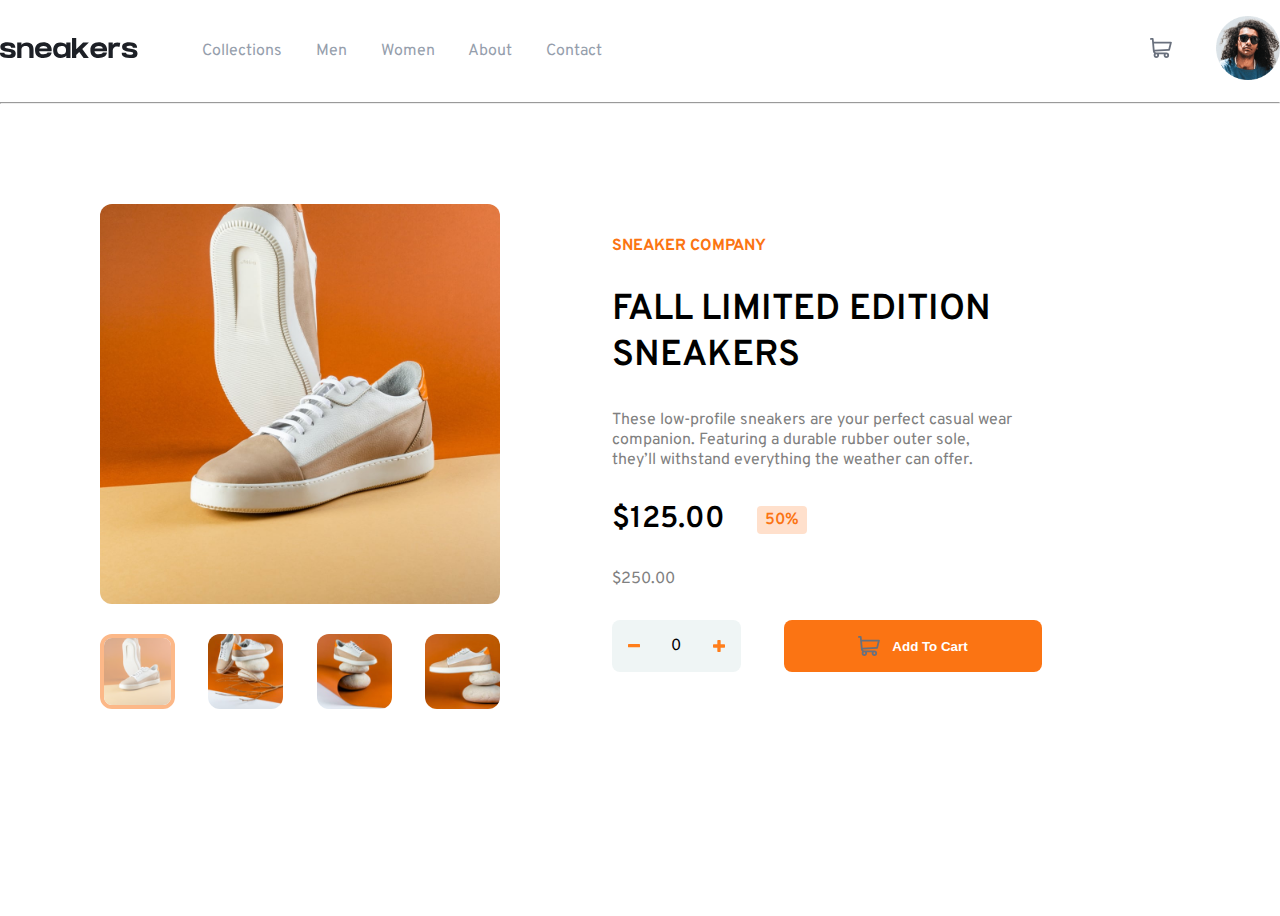
<file: ecommerce-product-page-main/index.html>
<!DOCTYPE html>
<html lang="en">
<head>
  <meta charset="UTF-8">
  <meta name="viewport" content="width=device-width, initial-scale=1.0"> 
  <link rel="preconnect" href="https://fonts.googleapis.com">
  <link rel="preconnect" href="https://fonts.gstatic.com" crossorigin>
  <link href="https://fonts.googleapis.com/css2?family=Overpass:wght@400;700&display=swap" rel="stylesheet">
  <link rel="stylesheet" href="style.css">
  <title>Frontend Mentor | E-commerce product page</title>

</head>
<body>

  <div class="container">
    <header>
      <div class="logo">
        <img src="./images/logo.svg" alt="logo">
      </div>
      <nav class="navbar">
        <a href="#">Collections</a>
        <a href="#">Men</a>
        <a href="#">Women</a>
        <a href="#">About</a>
        <a href="#">Contact</a>
      </nav>
      <div class="header-right-side">
        <div class="basket">
          <img src="./images/icon-cart.svg" alt="">
        </div>
        <div class="avatar">
          <img src="./images/image-avatar.png" alt="">
        </div>
      </div>
    </header>
    <hr>
    <section class="main">
      <div class="photos">
        <div class="main-picture">
          <img src="./images/image-product-1.jpg" alt="">
        </div>
        <div class="mini-pictures">
          <div class="mini-picture picture-1">
            <img src="./images/image-product-1-thumbnail.jpg" alt="">
          </div>
          <div class="mini-picture picture-2">
            <img src="./images/image-product-2-thumbnail.jpg" alt="">
          </div>
          <div class="mini-picture picture-3">
            <img src="./images/image-product-3-thumbnail.jpg" alt="">
          </div>
          <div class="mini-picture picture-4">
            <img src="./images/image-product-4-thumbnail.jpg" alt="">
          </div>
        </div>
      </div>
      <div class="details">
        <div class="sneaker-company">
          <p>sneaker company</p>
        </div>
        <div class="title">
          fall limited edition sneakers
        </div>
        <div class="explanation">
          These low-profile sneakers are your perfect casual wear companion. Featuring a 
          durable rubber outer sole, they’ll withstand everything the weather can offer.
        </div>
        <div class="going-price">
          <p class="price">$125.00</p>
          <p class="discount">50%</p>
        </div>
        <div class="previous-price">
          <p>$250.00</p>
        </div>
        <div class="details-bottom">
          <div class="count">
            <img src="./images/icon-minus.svg" alt="">
            <p>0</p>
            <img src="./images/icon-plus.svg" alt="">
          </div>
          <button class="add-to-cart">
            <img src="./images/icon-cart.svg" alt="">
            <p>Add To Cart</p>
          </button>
        </div>
      </div>
    </section>
  </div>

  <!-- 
  
  
  $250.00

  0
  Add to cart -->
  
  
</body>
</html>
</file>
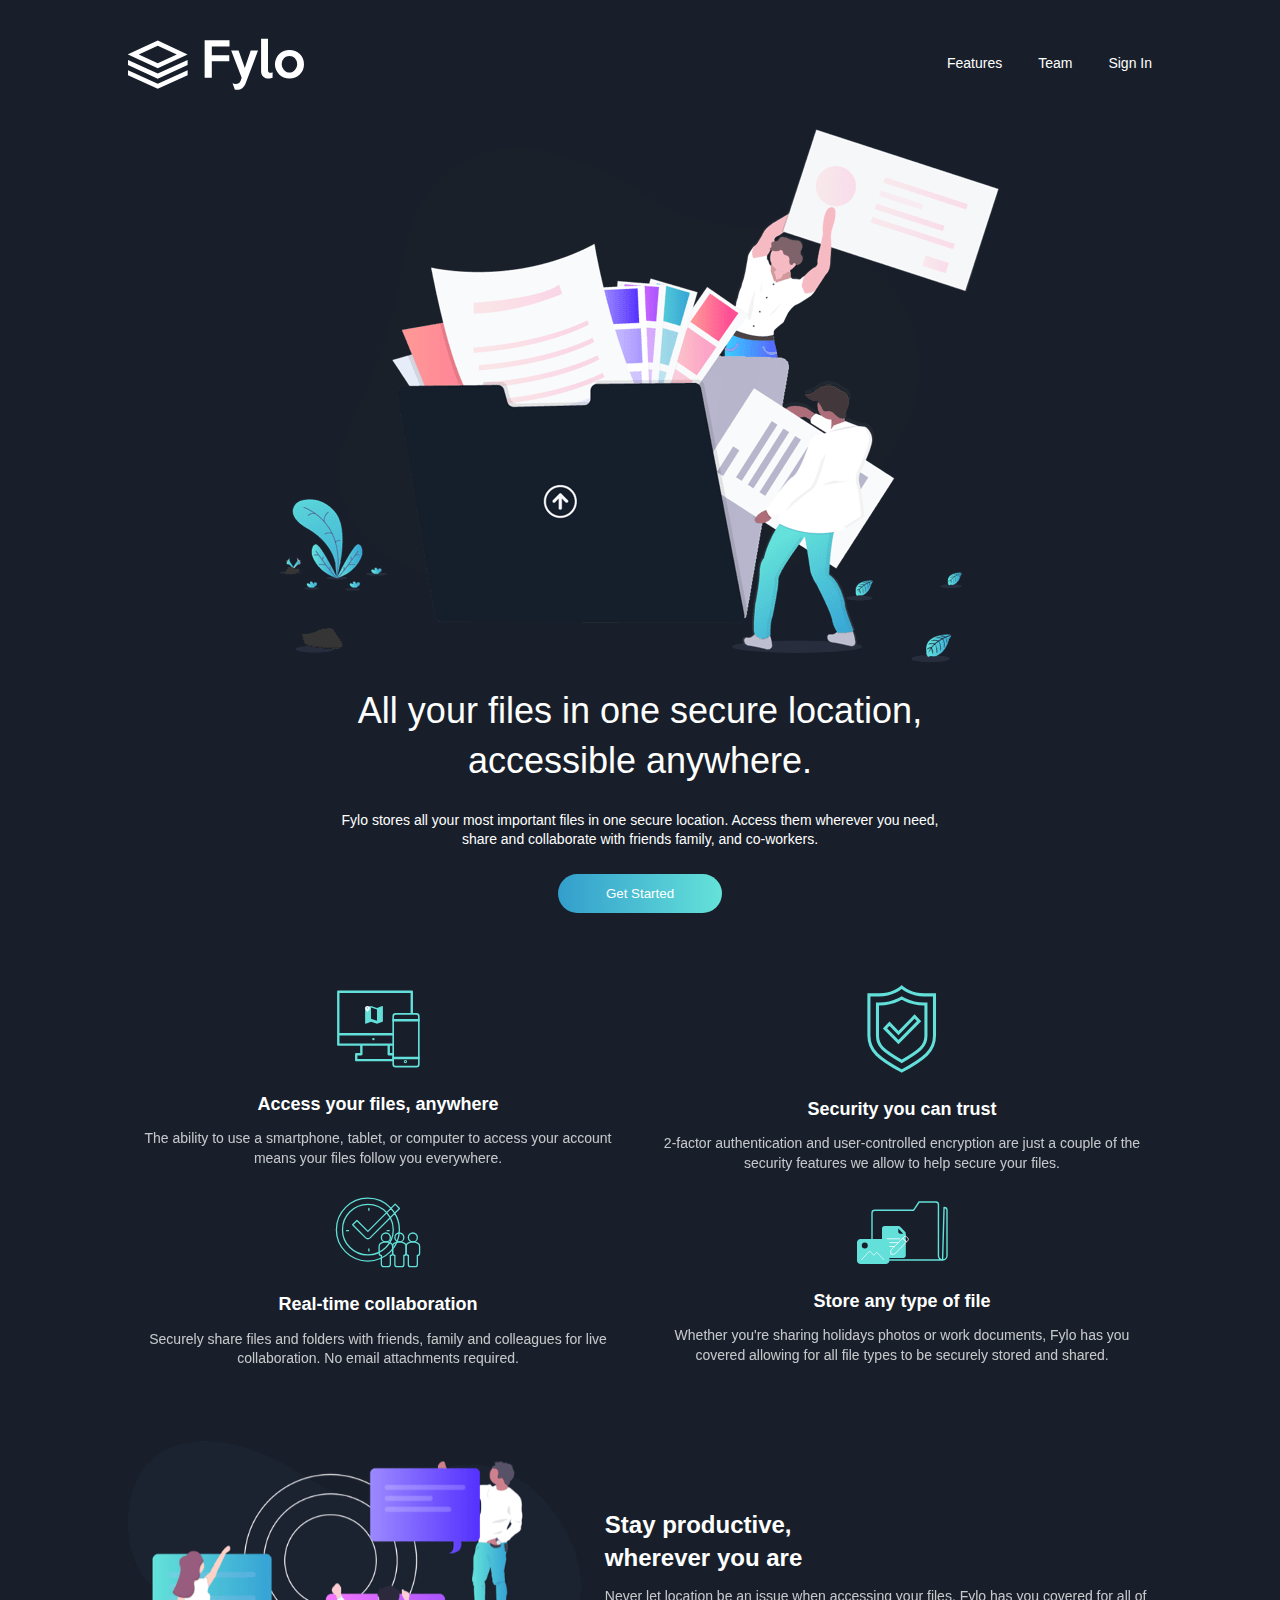
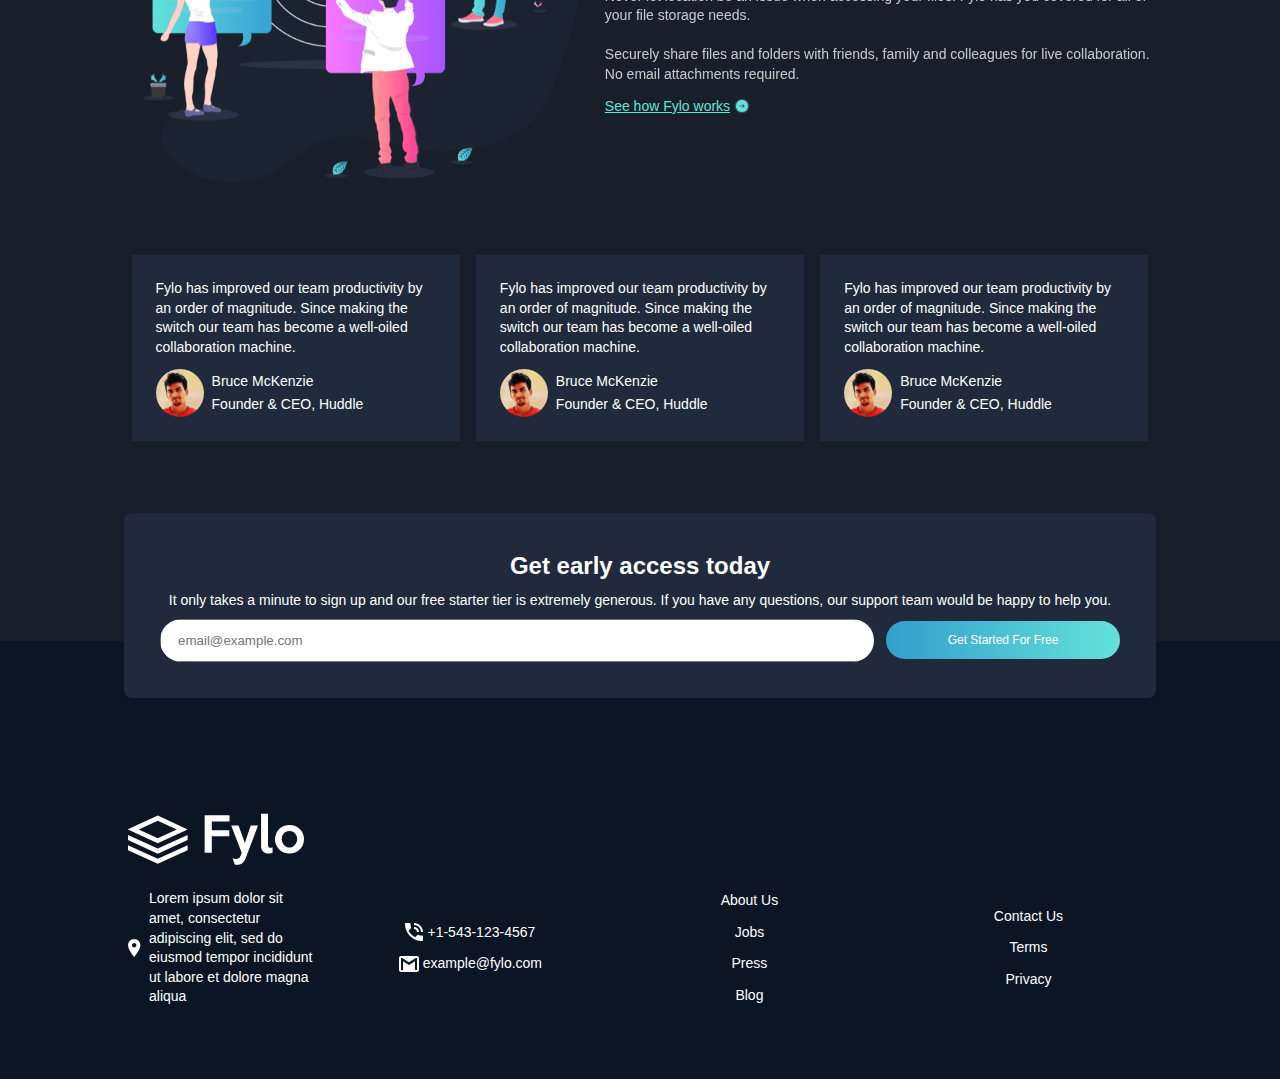
<file: fylo-dark-theme-landing-page-master/index.html>
<!DOCTYPE html>
<html lang="en">
<head>
  <meta charset="UTF-8">
  <meta name="viewport" content="width=device-width, initial-scale=1.0">
  <title>Frontend Mentor | Fylo landing page with dark theme and features grid</title>
<link rel="stylesheet" href="reset.css">
<link rel="preconnect" href="https://fonts.googleapis.com">
<link rel="preconnect" href="https://fonts.gstatic.com" crossorigin>
<link href="https://fonts.googleapis.com/css2?family=Overpass:wght@400;700&display=swap" rel="stylesheet">
<link rel="preconnect" href="https://fonts.googleapis.com">
<link rel="preconnect" href="https://fonts.gstatic.com" crossorigin>
<link href="https://fonts.googleapis.com/css2?family=Overpass:wght@400;700&display=swap" rel="stylesheet">
<link rel="stylesheet" href="style.css">
</head>
<body>
  <div class="container">
    <header>
      <div class="logo">
        <img src="./images/logo.svg" alt="Fylo-logo">
      </div>
      <nav>
        <a href="#">Features</a>
        <a href="#">Team</a>
        <a href="#">Sign In</a>
      </nav>
    </header>
    <section id="hero">
      <div class="hero-image">
        <img src="./images/illustration-intro.png" alt="hero-image">
      </div>
      <div class="hero-details">
        <h1>All your files in one secure location, accessible anywhere.</h1>
      <p>
        Fylo stores all your most important files in one secure location. Access them wherever 
        you need, share and collaborate with friends family, and co-workers.
      </p>
      </div>
      <button class="primary-button">Get Started</button>
    </section>
    <section id="features">
      <div class="feature-card">
        <div class="feature-card-image">
          <img src="./images/icon-access-anywhere.svg" alt="Feature 1" />
        </div>
        <h3>Access your files, anywhere</h3>
        <p>
          The ability to use a smartphone, tablet, or computer to access your
          account means your files follow you everywhere.
        </p>
      </div>
      <div class="feature-card">
        <div class="feature-card-image">
          <img src="./images/icon-security.svg" alt="Feature 1" />
        </div>
        <h3>Security you can trust</h3>
        <p>
          2-factor authentication and user-controlled encryption are just a
          couple of the security features we allow to help secure your files.
        </p>
      </div>
      <div class="feature-card">
        <div class="feature-card-image">
          <img src="./images/icon-collaboration.svg" alt="Feature 1" />
        </div>
        <h3>Real-time collaboration</h3>
        <p>
          Securely share files and folders with friends, family and colleagues
          for live collaboration. No email attachments required.
        </p>
      </div>
      <div class="feature-card">
        <div class="feature-card-image">
          <img src="./images/icon-any-file.svg" alt="Feature 1" />
        </div>
        <h3>Store any type of file</h3>
        <p>
          Whether you're sharing holidays photos or work documents, Fylo has
          you covered allowing for all file types to be securely stored and
          shared.
        </p>
      </div>
    </section>
    <section id="stay-productive">
      <div class="image-wrapper">
        <img
          src="./images/illustration-stay-productive.png"
          alt="Stay productive"
        />
      </div>
      <div class="content-wrapper">
        <h2>Stay productive, wherever you are</h2>
        <p>
          Never let location be an issue when accessing your files. Fylo has
          you covered for all of your file storage needs.
          <br />
          <br />
          Securely share files and folders with friends, family and colleagues
          for live collaboration. No email attachments required.
        </p>
        <a href="#"
          >See how Fylo works
          <img src="./images/icon-arrow.svg" aria-hidden="true" />
        </a>
      </div>
    </section>
    <section id="quotes">
      <div class="quote-card">
        <p>
          Fylo has improved our team productivity by an order of magnitude.
          Since making the switch our team has become a well-oiled
          collaboration machine.
        </p>
        <div class="profile-wrapper">
          <div class="profile-image">
            <img src="./images/profile-1.jpg" alt="Satish Patel" />
          </div>
          <div class="profile-content">
            <h5>Bruce McKenzie</h5>
            <h6>Founder & CEO, Huddle</h6>
          </div>
        </div>
      </div>
      <div class="quote-card">
        <p>
          Fylo has improved our team productivity by an order of magnitude.
          Since making the switch our team has become a well-oiled
          collaboration machine.
        </p>
        <div class="profile-wrapper">
          <div class="profile-image">
            <img src="./images/profile-1.jpg" alt="Satish Patel" />
          </div>
          <div class="profile-content">
            <h5>Bruce McKenzie</h5>
            <h6>Founder & CEO, Huddle</h6>
          </div>
        </div>
      </div>
      <div class="quote-card">
        <p>
          Fylo has improved our team productivity by an order of magnitude.
          Since making the switch our team has become a well-oiled
          collaboration machine.
        </p>
        <div class="profile-wrapper">
          <div class="profile-image">
            <img src="./images/profile-1.jpg" alt="Satish Patel" />
          </div>
          <div class="profile-content">
            <h5>Bruce McKenzie</h5>
            <h6>Founder & CEO, Huddle</h6>
          </div>
        </div>
      </div>
    </section>
    <section id="call-to-action">
      <h2>Get early access today</h2>
      <p>
        It only takes a minute to sign up and our free starter tier is
        extremely generous. If you have any questions, our support team would
        be happy to help you.
      </p>
      <form>
        <div class="input-wrapper">
          <input type="text" placeholder="email@example.com" />
        </div>
        <div class="button-wrapper">
          <button class="primary-button">Get Started For Free</button>
        </div>
      </form>
    </section>
  </div>
  <footer>
    <div class="container">
      <div class="logo">
        <img src="./images/logo.svg" alt="Logo" />
      </div>
      <div class="footer-bottom">
        <div class="footer-address">
          <img src="./images/icon-location.svg" />
          <p>
            Lorem ipsum dolor sit amet, consectetur adipiscing elit, sed do
            eiusmod tempor incididunt ut labore et dolore magna aliqua
          </p>
        </div>
        <div class="footer-com">
          <div class="item">
            <img src="./images/icon-phone.svg" />
            <p>+1-543-123-4567</p>
          </div>
          <div class="item">
            <img src="./images/icon-email.svg" />
            <p>example@fylo.com</p>
          </div>
        </div>
        <div class="footer-menu">
          <a href="#">About Us</a>
          <a href="#">Jobs</a>
          <a href="#">Press</a>
          <a href="#">Blog</a>
        </div>
        <div class="footer-menu">
          <a href="#">Contact Us</a>
          <a href="#">Terms</a>
          <a href="#">Privacy</a>
        </div>
      </div>
    </div>
  </footer>
  <!-- 


  Get early access today

  It only takes a minute to sign up and our free starter tier is extremely generous. If you have any 
  questions, our support team would be happy to help you.

  Get Started For Free

  Lorem ipsum dolor sit amet, consectetur adipiscing elit, sed do eiusmod tempor incididunt ut labore et 
  dolore magna aliqua

  +1-543-123-4567
  example@fylo.com

  About Us
  Jobs
  Press
  Blog

  Contact Us
  Terms
  Privacy -->

  
</body>
</html>
</file>
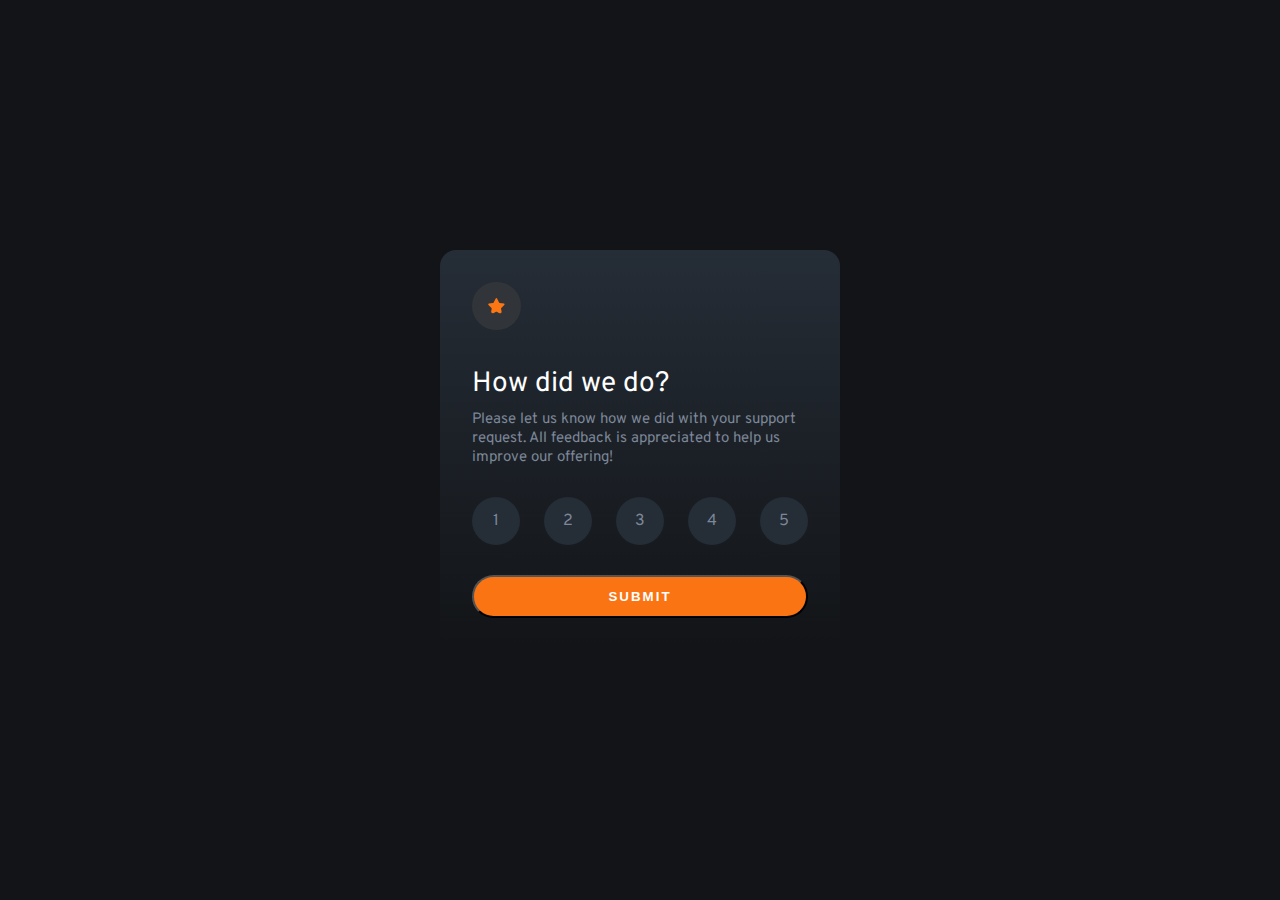
<file: interactive-rating-component-challange/index.html>
<!DOCTYPE html>
<html lang="en">
<head>
  <meta charset="UTF-8">
  <meta name="viewport" content="width=device-width, initial-scale=1.0">
  <title>Frontend Mentor | Interactive rating component</title>
  <link rel="preconnect" href="https://fonts.googleapis.com">
  <link rel="preconnect" href="https://fonts.gstatic.com" crossorigin>
  <link href="https://fonts.googleapis.com/css2?family=Overpass:wght@400;700&display=swap" rel="stylesheet">
  <link rel="stylesheet" href="style.css">
</head>
<body>

  <div class="card">
    <div class="icon">
      <img src="./images/icon-star.svg" alt="">
    </div>
    <div class="detail">
      <h3>How did we do?</h3>
      <p>Please let us know how we did with your support request. All feedback is appreciated 
      to help us improve our offering!</p>
    </div>
    <div class="numbers">
      <div class="number number-1">1</div>
      <div class="number number-2">2</div>
      <div class="number number-3">3</div>
      <div class="number number-4">4</div>
      <div class="number number-5">5</div>
    </div>
    <button class="submit">Submit</button>
  </div>

  
</body>
</html>
</file>
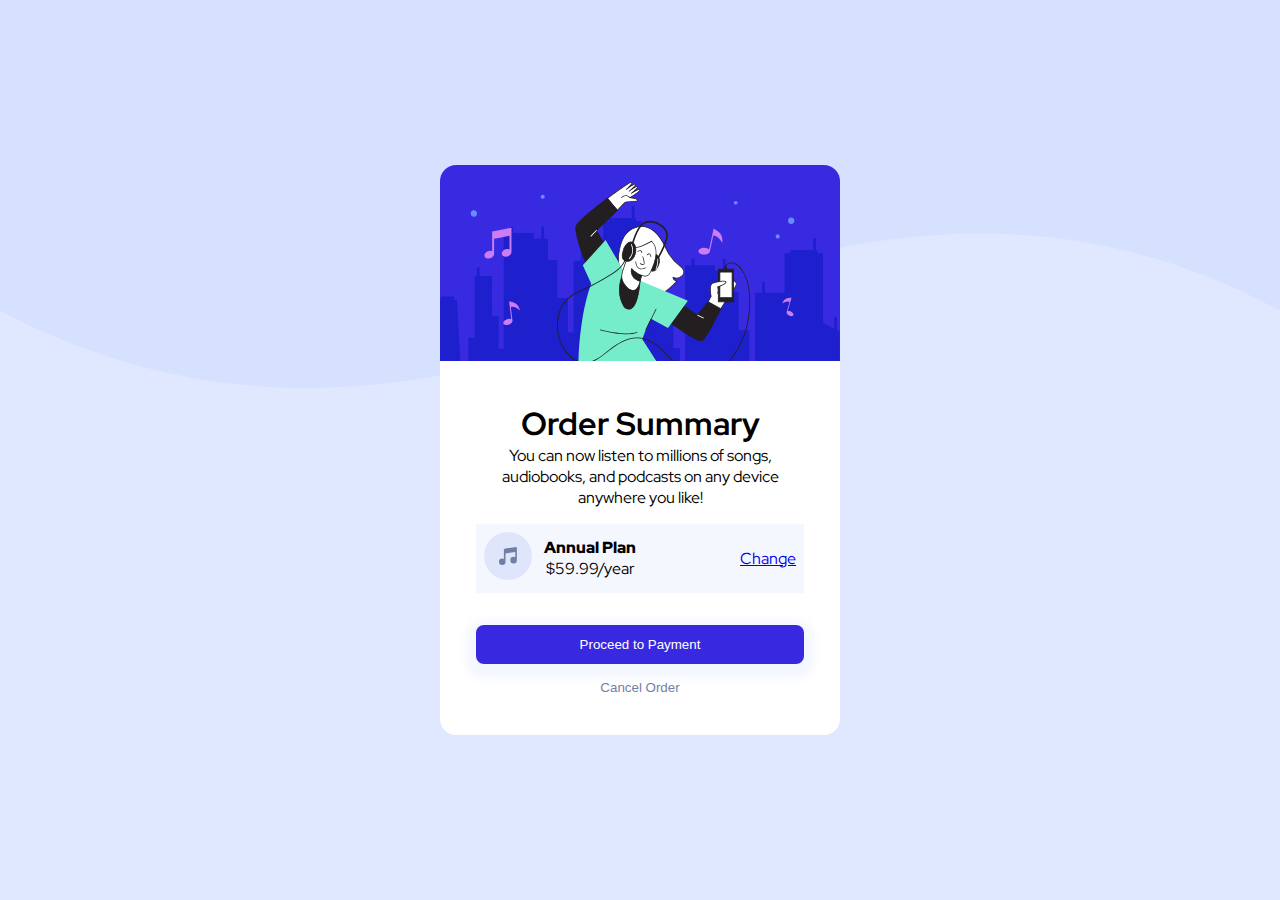
<file: order-summary-challange/index.html>
<!DOCTYPE html>
<html lang="en">
<head>
  <meta charset="UTF-8">
  <meta name="viewport" content="width=device-width, initial-scale=1.0">
  <title>Frontend Mentor | Order summary card</title>
  <link rel="preconnect" href="https://fonts.googleapis.com">
  <link rel="preconnect" href="https://fonts.gstatic.com" crossorigin>
  <link href="https://fonts.googleapis.com/css2?family=Red+Hat+Display:wght@500;700;900&display=swap" rel="stylesheet">
  <link rel="stylesheet" href="style.css">
</head>
<body>
  <div class="card">
    <div class="card_image">
      <img src="./images/illustration-hero.svg" alt="a girl listening to music">
    </div>
    <div class="card_detail">
      <div class="content">
        <h1>Order Summary</h1>
        <p>
          You can now listen to millions of songs, audiobooks, and podcasts on any device anywhere you like!
        </p>
      </div>
      <div class="plan">
        <div class="icon">
          <img src="./images/icon-music.svg" alt="">
        </div>
        <div class="price">
          <p class="price_title">Annual Plan</p>
          <p>$59.99/year</p>
        </div>
        <div class="change-button">
          <a href="#">Change</a>
        </div>
      </div>
      <button class="btn primary-button">Proceed to Payment</button>
      <button class="btn ghost-button">Cancel Order</button>
    </div>
  </div>
  
</body>
</html>
</file>
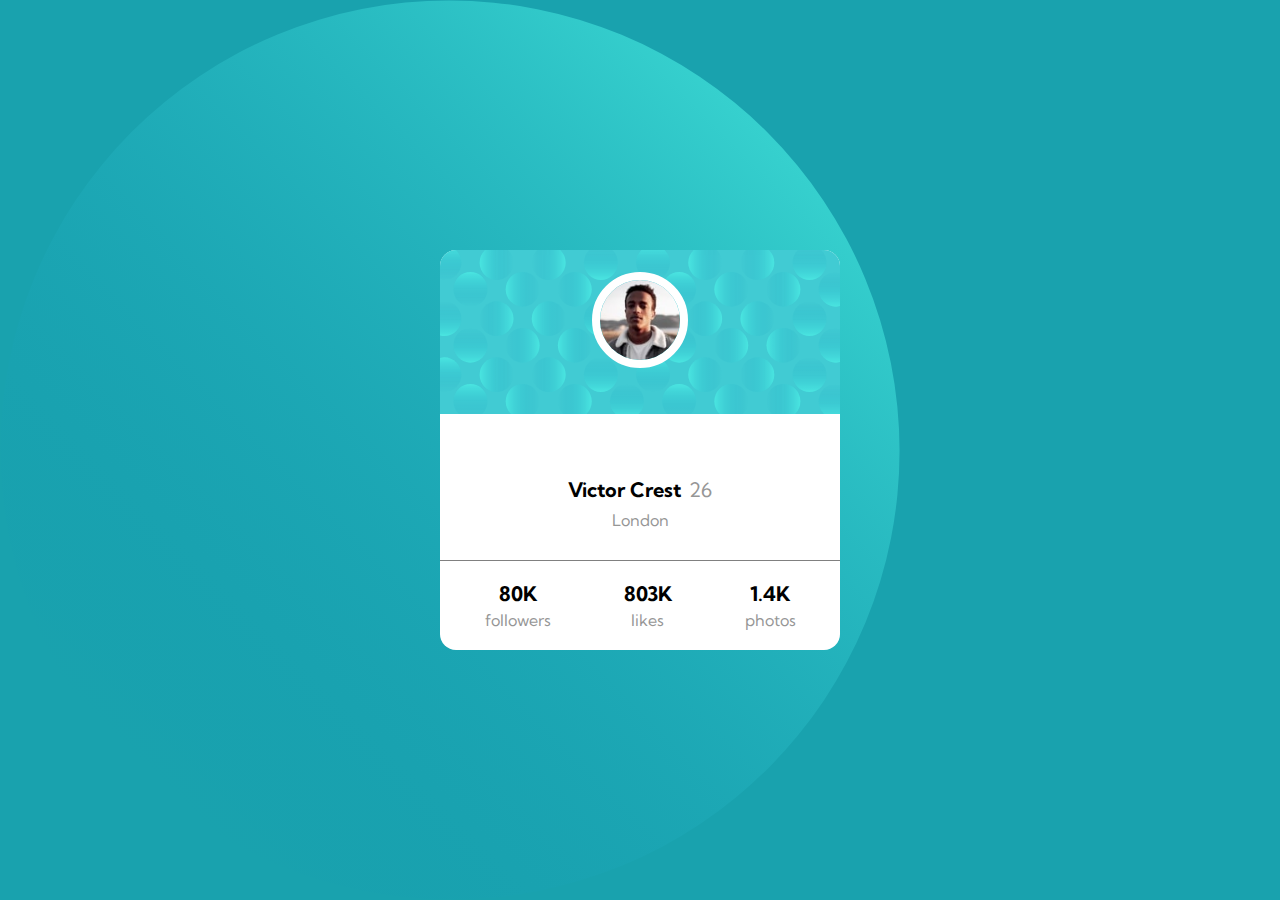
<file: profile-card-challange/index.html>
<!DOCTYPE html>
<html lang="en">
<head>
  <meta charset="UTF-8">
  <meta name="viewport" content="width=device-width, initial-scale=1.0">
  <link rel="preconnect" href="https://fonts.googleapis.com">
  <link rel="preconnect" href="https://fonts.gstatic.com" crossorigin>
  <link href="https://fonts.googleapis.com/css2?family=Kumbh+Sans:wght@400;700&display=swap" rel="stylesheet">
  <link rel="stylesheet" href="style.css">
  <title>Frontend Mentor | Profile card component</title>
</head>
<body>
  <div class="card">
    <img class="victor" src="./images/image-victor.jpg" alt="">
    <div class="card-image">
      <img src="./images/bg-pattern-card.svg" alt="">
    </div>
    <div class="information">
      <div class="personal">
        <p class="name">Victor Crest</p>
        <p class="age">26</p>
      </div>
      <div class="position">
      <p>
        London
      </p>
    </div>
    </div>
    <div class="statistic">
      <div class="followers">
        <p class="numbers">80K</p>
        <p>followers</p>
      </div>
      <div class="likes">
        <p class="numbers">803K</p>
        <p>likes</p>
      </div>
      <div class="photos">
        <p class="numbers">1.4K</p>
        <p>photos</p>
      </div>
    </div>
  </div>
</body>
</html>
</file>
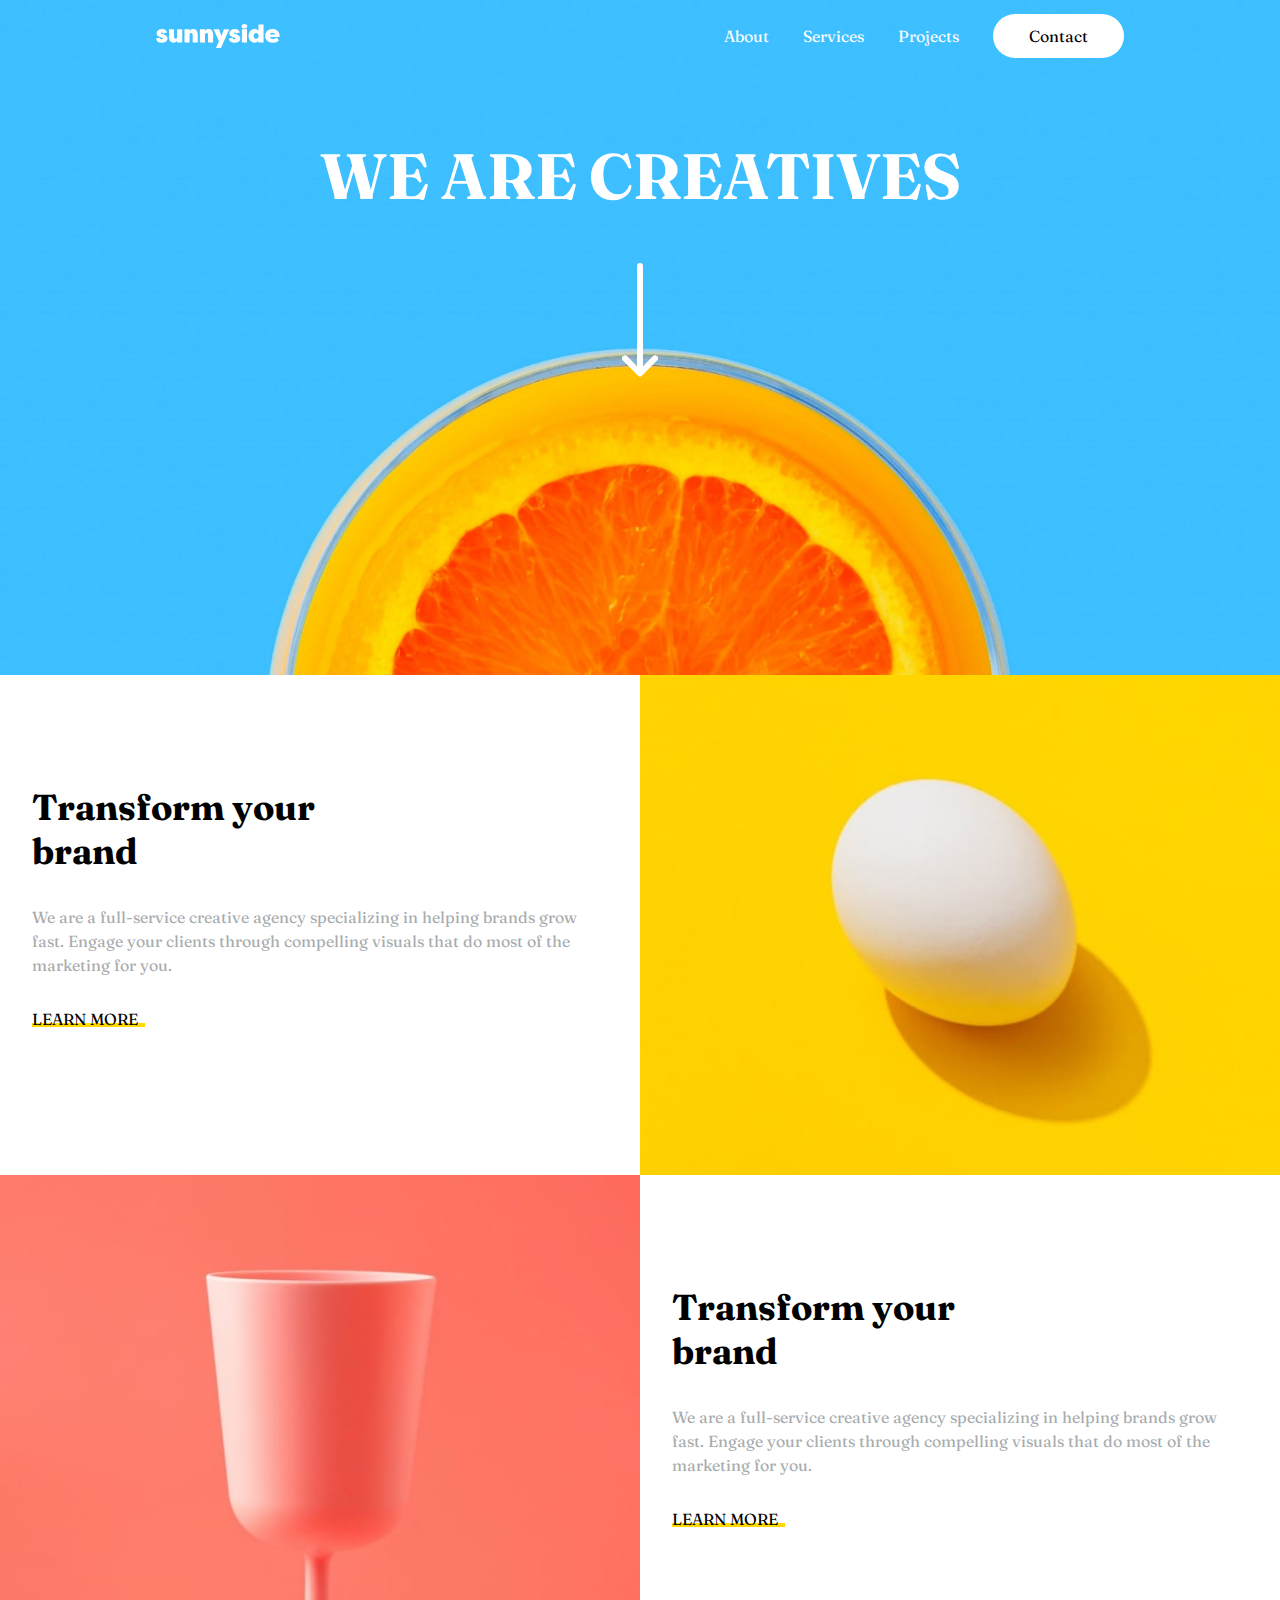
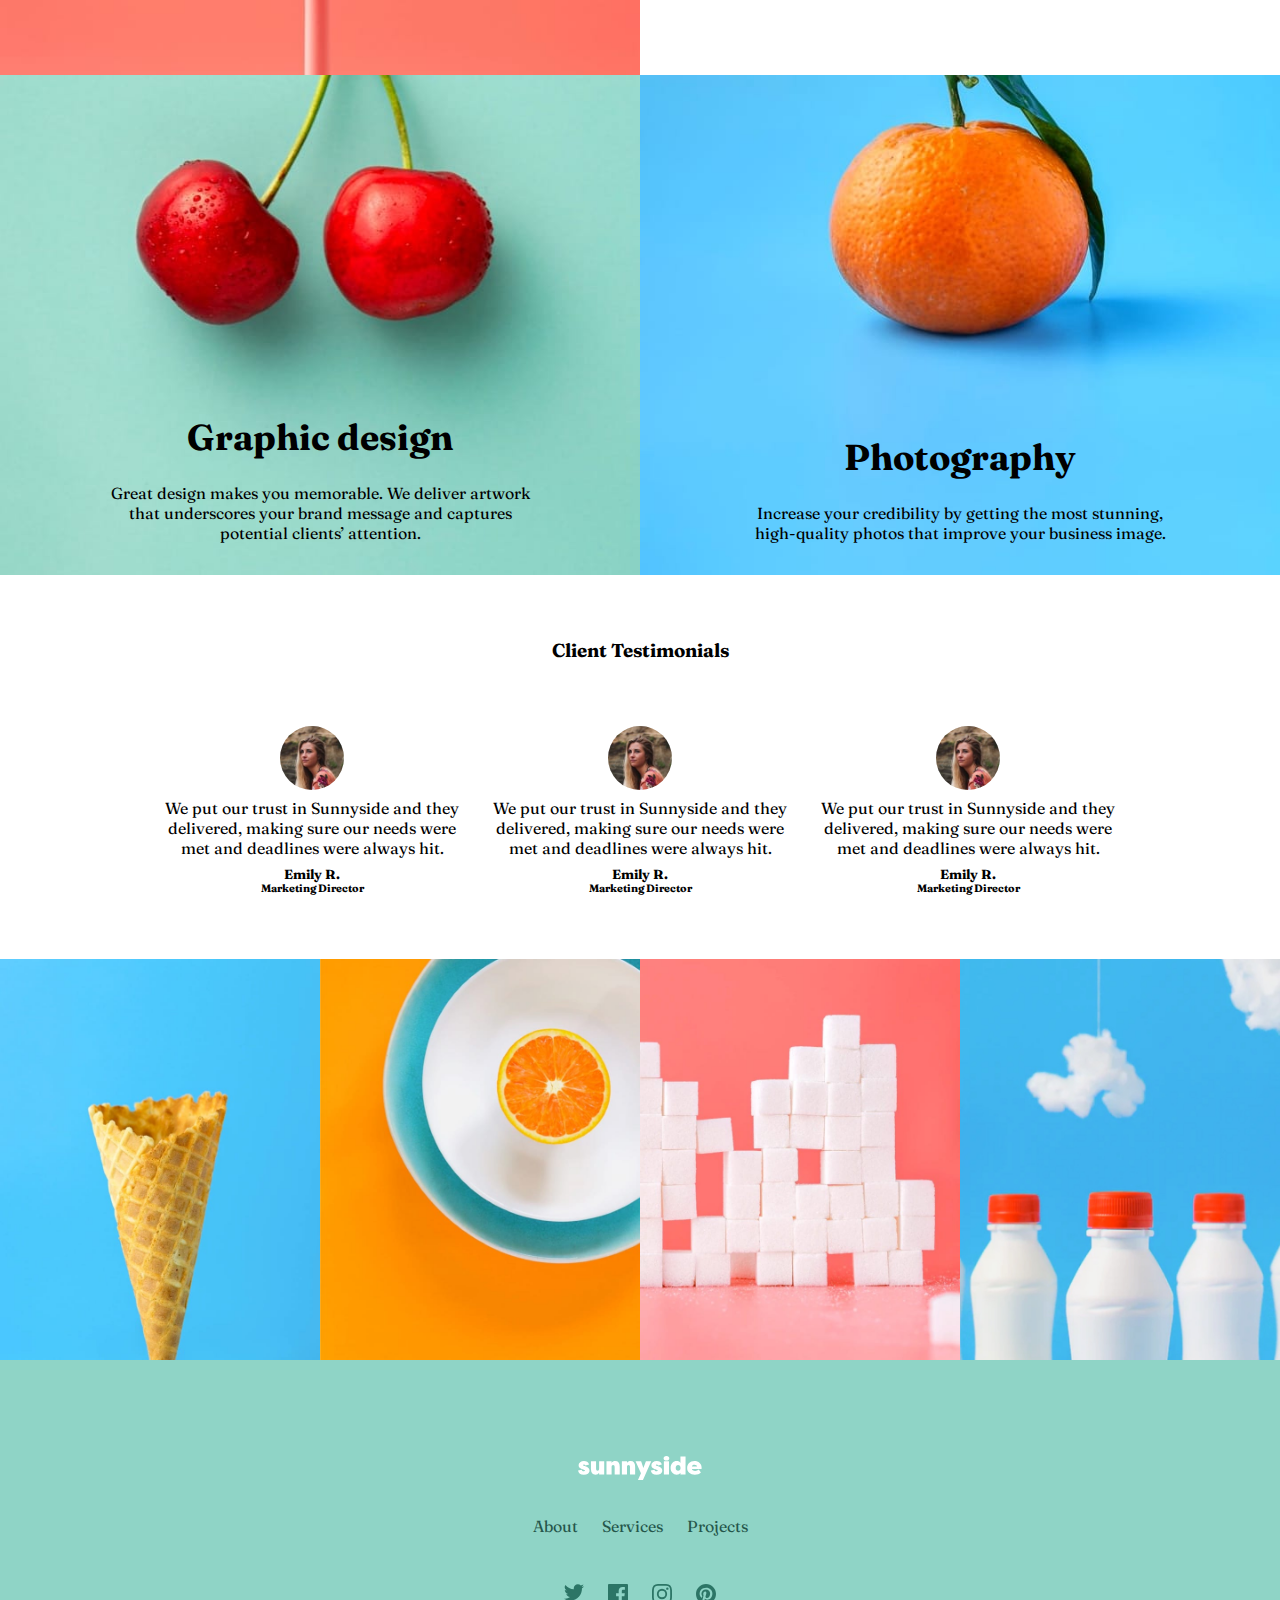
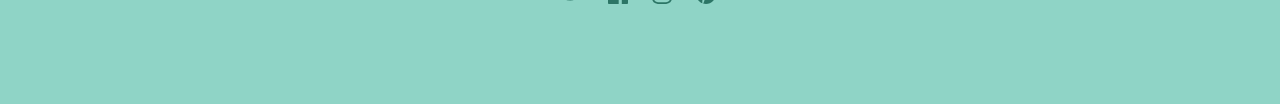
<file: sunnyside-agency-landing-page-main/index.html>
<!DOCTYPE html>
<html lang="en">
<head>
  <meta charset="UTF-8">
  <meta name="viewport" content="width=device-width, initial-scale=1.0">
  <title>Frontend Mentor | Sunnyside agency landing page</title>
  <link rel="preconnect" href="https://fonts.googleapis.com">
  <link rel="preconnect" href="https://fonts.gstatic.com" crossorigin>
  <link href="https://fonts.googleapis.com/css2?family=Barlow:wght@600&display=swap" rel="stylesheet">
  <link rel="preconnect" href="https://fonts.googleapis.com">
  <link rel="preconnect" href="https://fonts.gstatic.com" crossorigin>
  <link href="https://fonts.googleapis.com/css2?family=Fraunces:opsz,wght@9..144,700;9..144,900&display=swap" rel="stylesheet">
  <link rel="stylesheet" href="style.css">
</head>
<body>

  <section class="top">
    <div class="container">
      <header class="navbar">
        <img src="./images/logo.svg" alt="logo">
        <nav>
          <a href="#">About</a>
          <a href="#">Services</a>
          <a href="#">Projects</a>
          <a class="contact-btn" href="#">Contact</a>
        </nav>
      </header>
      <div class="hero">
        <h1 class="slogan">We are creatives<h1>
        <img src="./images/icon-arrow-down.svg" alt="An arrow pointing down">
      </div>
    </div>
  </section>

  <section class="main">
    <div class="content feature-1">
      <div class="left">
        <div class="transform-your-brand">
          <h3>Transform your brand</h3>
          <p>
            We are a full-service creative agency specializing in helping brands grow fast. 
            Engage your clients through compelling visuals that do most of the marketing for you.
          </p>
          <a class="learn-more-button">Learn more</a>
          <div class="line-1"></div>
        </div>
        
      </div>
      <div class="content-image">
        <img src="./images/desktop/image-transform.jpg" alt="Transform your brand">
      </div>
    </div>
  
    <div class="content feature-2">
      <div class="left">
        <div class="transform-your-brand">
          <h3>Transform your brand</h3>
          <p>
            We are a full-service creative agency specializing in helping brands grow fast. 
            Engage your clients through compelling visuals that do most of the marketing for you.
          </p>
          <a class="learn-more-button">Learn more</a>
          <div class="line-1"></div>
        </div>
        
      </div>
      <div class="content-image">
        <img src="./images/desktop/image-stand-out.jpg" alt="Transform your brand">
      </div>
    </div>
  
    <div class="content feature-3">
      <div class="left-image feature-3_image">
        <div class="detail">
          <h3>Graphic design</h3>
          <p>Great design makes you memorable. We deliver artwork that underscores your brand message and captures potential clients’ attention.</p>
        </div>
      </div>
      <div class="right-image feature-3_image">
        <div class="detail">
          <h3>Photography</h3>
          <p>Increase your credibility by getting the most stunning, high-quality photos that improve your business image.</p>
        </div>
      </div>
    </div>
  </section>

  <section class="clients">
    <h3>Client Testimonials</h3>
    <div class="container">
      <div class="client">
        <div class="profile-image">
          <img src="./images/image-emily.jpg">
        </div>
        <div class="comment">
          <p>We put our trust in Sunnyside and they delivered, making sure our needs were met and deadlines were always hit.</p>
        </div>
        <div class="client-name">
          <h5>Emily R.</h5>
          <h6>Marketing Director</h6>
        </div>
      </div>
      <div class="client">
        <div class="profile-image">
          <img src="./images/image-emily.jpg">
        </div>
        <div class="comment">
          <p>We put our trust in Sunnyside and they delivered, making sure our needs were met and deadlines were always hit.</p>
        </div>
        <div class="client-name">
          <h5>Emily R.</h5>
          <h6>Marketing Director</h6>
        </div>
      </div>
      <div class="client">
        <div class="profile-image">
          <img src="./images/image-emily.jpg">
        </div>
        <div class="comment">
          <p>We put our trust in Sunnyside and they delivered, making sure our needs were met and deadlines were always hit.</p>
        </div>
        <div class="client-name">
          <h5>Emily R.</h5>
          <h6>Marketing Director</h6>
        </div>
      </div>
      
    </div>
  </section>

  <section class="photos">
    <div class="photo-wrapper">
      <img src="./images/desktop/image-gallery-cone.jpg">
    </div>
    <div class="photo-wrapper">
      <img src="./images/desktop/image-gallery-orange.jpg">
    </div>
    <div class="photo-wrapper">
      <img src="./images/desktop/image-gallery-sugarcubes.jpg">
    </div>
    <div class="photo-wrapper">
      <img src="./images/desktop/image-gallery-milkbottles.jpg">
    </div>
  </section>

  <footer>
    <div class="container">
      <div class="logo">
        <img src="./images/logo.svg">
      </div>
      <div class="footer-nav">
        <a href="#">About</a>
        <a href="#">Services</a>
        <a href="#">Projects</a>
      </div>
      <div class="social-medias">
        <div class="social-media-icon">
          <img src="./images/icon-twitter.svg">
        </div>
        <div class="social-media-icon">
          <img src="./images/icon-facebook.svg">
        </div>
        <div class="social-media-icon">
          <img src="./images/icon-instagram.svg">
        </div>
        <div class="social-media-icon">
          <img src="./images/icon-pinterest.svg">
        </div>
      </div>
    </div>
  </footer>
  
</body>
</html>
</file>
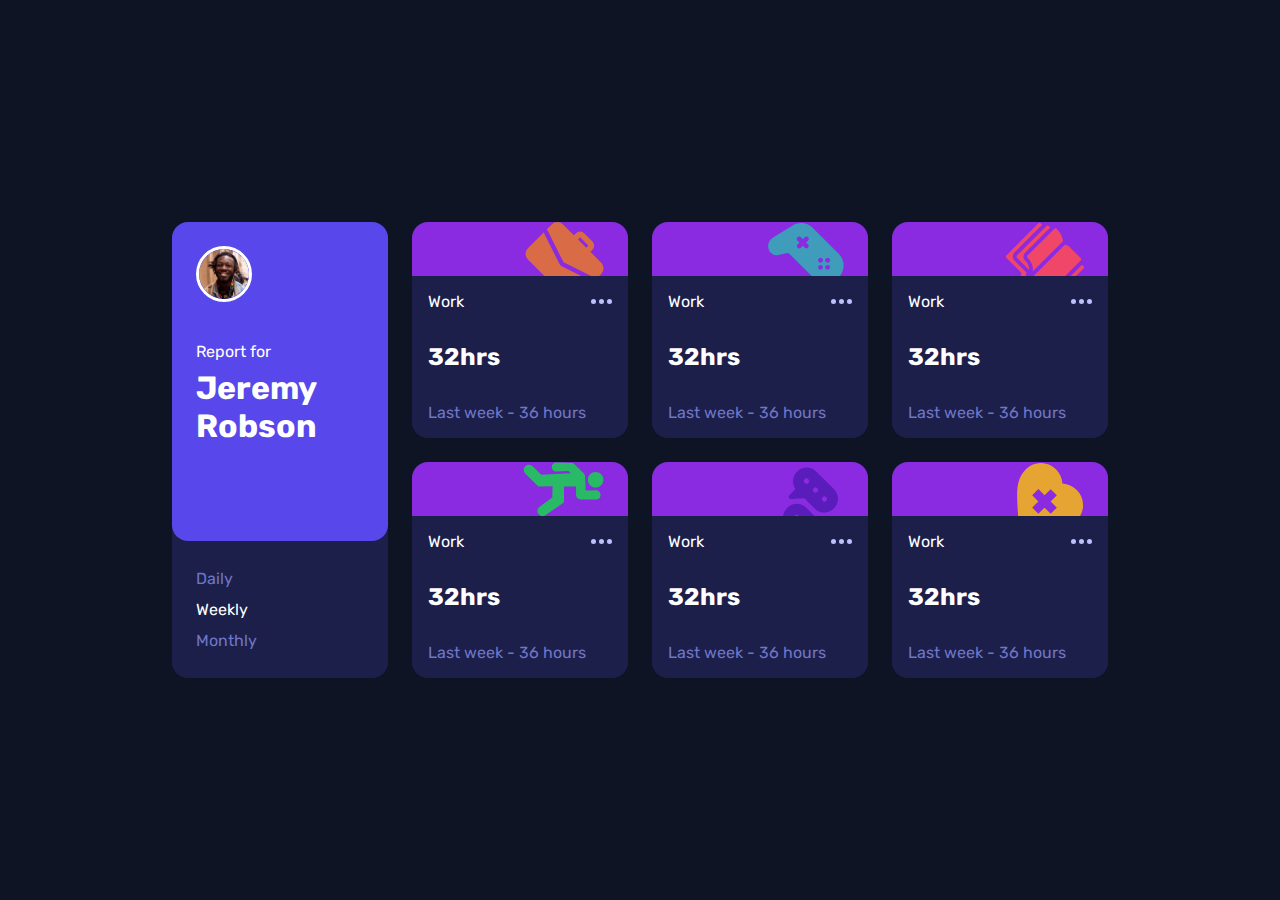
<file: time-tracking-dashboard-main/index.html>
<!DOCTYPE html>
<html lang="en">
<head>
  <meta charset="UTF-8">
  <meta name="viewport" content="width=device-width, initial-scale=1.0">
  <link rel="preconnect" href="https://fonts.googleapis.com">
  <link rel="preconnect" href="https://fonts.gstatic.com" crossorigin>
  <link href="https://fonts.googleapis.com/css2?family=Rubik:wght@300;400;500&display=swap" rel="stylesheet">
  <link rel="stylesheet" href="style.css">
  <title>Frontend Mentor | Time tracking dashboard</title>
</head>
<body>
  <div class="main">
    <div class="user-card">
      <div class="card-content">
        <div class="card-image">
          <img src="./images/image-jeremy.png" alt="">
        </div>
        <div class="user-title">
          <p>Report for</p>
          <h2>Jeremy Robson</h2>
        </div>
      </div>
      <div class="card-times">
        <p>Daily</p>
        <p>Weekly</p>
        <p>Monthly</p>
      </div>
    </div>
    <div class="activity-card work">
      <div class="activity-card-image">
        <img src="./images/icon-work.svg" alt="">
      </div>
      <div class="activity-card-body">
        <div class="card-body-top">
          <p>Work</p>
          <img src="./images/icon-ellipsis.svg" alt="">
        </div>
        <div class="card-body-main">
          <h2>32hrs</h2>
        </div>
        <div class="card-body-footer">
          <p>Last week - 36 hours</p>
        </div>

      </div>
    </div>
    <div class="activity-card play">
      <div class="activity-card-image">
        <img src="./images/icon-play.svg" alt="">
      </div>
      <div class="activity-card-body">
        <div class="card-body-top">
          <p>Work</p>
          <img src="./images/icon-ellipsis.svg" alt="">
        </div>
        <div class="card-body-main">
          <h2>32hrs</h2>
        </div>
        <div class="card-body-footer">
          <p>Last week - 36 hours</p>
        </div>

      </div>
    </div>
    <div class="activity-card study">
      <div class="activity-card-image">
        <img src="./images/icon-study.svg" alt="">
      </div>
      <div class="activity-card-body">
        <div class="card-body-top">
          <p>Work</p>
          <img src="./images/icon-ellipsis.svg" alt="">
        </div>
        <div class="card-body-main">
          <h2>32hrs</h2>
        </div>
        <div class="card-body-footer">
          <p>Last week - 36 hours</p>
        </div>

      </div>
    </div>
    <div class="activity-card exercise">
      <div class="activity-card-image">
        <img src="./images/icon-exercise.svg" alt="">
      </div>
      <div class="activity-card-body">
        <div class="card-body-top">
          <p>Work</p>
          <img src="./images/icon-ellipsis.svg" alt="">
        </div>
        <div class="card-body-main">
          <h2>32hrs</h2>
        </div>
        <div class="card-body-footer">
          <p>Last week - 36 hours</p>
        </div>

      </div>
    </div>
    <div class="activity-card social">
      <div class="activity-card-image">
        <img src="./images/icon-social.svg" alt="">
      </div>
      <div class="activity-card-body">
        <div class="card-body-top">
          <p>Work</p>
          <img src="./images/icon-ellipsis.svg" alt="">
        </div>
        <div class="card-body-main">
          <h2>32hrs</h2>
        </div>
        <div class="card-body-footer">
          <p>Last week - 36 hours</p>
        </div>

      </div>
    </div>
    <div class="activity-card self">
      <div class="activity-card-image">
        <img src="./images/icon-self-care.svg" alt="">
      </div>
      <div class="activity-card-body">
        <div class="card-body-top">
          <p>Work</p>
          <img src="./images/icon-ellipsis.svg" alt="">
        </div>
        <div class="card-body-main">
          <h2>32hrs</h2>
        </div>
        <div class="card-body-footer">
          <p>Last week - 36 hours</p>
        </div>

      </div>
    </div>
  </div>
</body>
</html>
</file>
<file: ecommerce-product-page-main/style.css>
*{
    margin: 0;
    padding: 0;
    box-sizing: border-box;
}

body{
    font-family: 'Overpass', sans-serif;
    height: 100vh;    
}

.container{
    max-width: 1300px;
    margin: 0 auto;
}

header{
    display: flex;
    justify-content: flex-start;
    margin: 16px 0;
    align-items: center;
}

.logo{
    margin-right: 64px;
}

.navbar a{
    text-decoration: none;
    color: hsl(217, 12%, 63%);
}

.navbar {
    width: 400px;
    display: flex;
    justify-content: space-between;
}

.header-right-side{
    display: flex;
    align-items: center;
    width: 130px;
    justify-content: space-between;
    margin-left: auto;
}

.avatar img {
    width: 64px;
}

.main{
    padding: 100px;
    display: flex;
    column-gap: 80px;
}

.photos{
    display: inline-block;
}

.main-picture img{
    width: 400px;
    margin-bottom: 24px;
}

.mini-pictures{
    display: inline-block;
    display: flex;
    justify-content: space-between;
}

.mini-picture img{
    width: 75px;
}

.mini-picture img,.main-picture img{
    border-radius: 12px;
}

.picture-1 img{
    border: 4px solid hsl(25, 97%, 53%);
    opacity: 0.5;
}

.details{
    padding: 32px;
    display: flex;
    flex-direction: column;
    justify-content: space-between;
    height: 500px;
}

.sneaker-company{
    text-transform: uppercase;
    color: hsl(25, 97%, 53%); 
    font-weight: 700;
}

.title{
    text-transform: uppercase;
    font-weight: 600;
    font-size: 36px;
}

.explanation{
    color: grey;
    width: 40ch;
}

.going-price{
    display: flex;
    column-gap: 32px;
    align-items: center;
}

.going-price .price{
    font-weight: 600;
    font-size: 30px;
}

.going-price .discount{
    color: hsl(25, 97%, 53%);
    font-weight: 600;
    background-color: hsl(24, 100%, 90%);
    padding: 4px 8px;
    border-radius: 4px;
}

.previous-price{
    color: grey;
}

.details-bottom{
    display: flex;
    justify-content: space-between;
    width: 430px;
}

.details-bottom .count {
    width: 30%;
    display: flex;
    justify-content: space-around;
    align-items: center;
    background-color: #EFF5F5;
    border-radius: 8px;
}

.details-bottom .add-to-cart{
    width: 60%;
    display: flex;
    justify-content: center;
    align-items: center;
    padding: 16px 0;
    color: #fff;
    background-color: hsl(25, 97%, 53%);
    border: none;
    border-radius: 8px;

}

.add-to-cart p {
    margin-left: 12px;
    font-weight: 600;
}
</file>
<file: fylo-dark-theme-landing-page-master/style.css>
/* - Dark Blue (intro and email sign up background): hsl(217, 28%, 15%)
- Dark Blue (main background): hsl(218, 28%, 13%)
- Dark Blue (footer background): hsl(216, 53%, 9%)
- Dark Blue (testimonials background): hsl(219, 30%, 18%)
- Cyan (inside call-to-action gradient): hsl(176, 68%, 64%)
- Blue (inside call-to-action gradient): hsl(198, 60%, 50%)
- Light Red (error): hsl(0, 100%, 63%)
- White: hsl(0, 0%, 100%) */

:root{
    --footer-blue: hsl(216, 53%, 9%);
    --main-dark-blue:hsl(218, 28%, 13%);
    --white:hsl(0, 0%, 100%);
    --blue:hsl(198, 60%, 50%);
    --cyan:hsl(176, 68%, 64%);
    --quote-card-dark-blue:hsl(219, 30%, 18%);
    
}

body{
    color: var(--white);
    background-color: var(--main-dark-blue);
    font-size: 14px;
    font-family: "Open Sans", sans-serif;
    line-height: 1.4;
}

h1,h2,h3,h4,h5,h6,nav,button{
    font-family: "Raleway", sans-serif;
}

.container{
    width: 94%;
    max-width: 1024px;
    margin-left: auto;
    margin-right: auto;
}

.primary-button {
    background: linear-gradient(to right, var(--blue), var(--cyan));
    padding: 12px 48px;
    border-radius: 9999px;
    color: var(--white);
  }

/* header */
header{
    display: flex;
    justify-content: space-between;
    height: 128px;
    align-items: center;
}

header nav {
    display: flex;
    gap: 36px;
}

/* hero */

#hero {
    display: flex;
    flex-direction: column;
    gap: 24px;
    /* justify-content: center; */
    align-items: center;
    text-align: center;
}

#hero h1{
    font-size: 36px;
    margin-bottom: 24px;
}

#hero .hero-details{
    max-width: 80ch;
}

/* features */

#features{
    display: flex;
    flex-wrap: wrap;
    /* flex-direction: column;  */
    justify-content: center;
    align-items: center;
    margin-top: 72px;
    gap: 24px;
}

#features .feature-card{
    display: flex;
    flex-direction: column;
    /* justify-content: center; */
    align-items: center;
    text-align: center;
    width: calc(50% - 12px);
    min-width: 310px;
}

#features .feature-card h3 {
    font-weight: 700;
    margin-top: 24px;
    margin-bottom: 12px;
    font-size: 18px;
  }
  
  #features .feature-card p {
    opacity: 0.75;
  }


/* Stay Productive */

#stay-productive {
    margin-top: 72px;
    display: flex;
    gap: 24px;
    align-items: center;
  }
  
  #stay-productive .content-wrapper {
    display: flex;
    flex-direction: column;
    gap: 12px;
  }
  
  #stay-productive h2 {
    font-size: 24px;
    font-weight: 700;
    max-width: 15ch;
  }
  
  #stay-productive p {
    opacity: 0.75;
  }
  
  #stay-productive a {
    display: flex;
    align-items: center;
    gap: 4px;
    color: var(--cyan);
    text-decoration: underline;
  }


/* quotes   */

#quotes {
    display: flex;
    flex-wrap: wrap;
    gap: 16px;
    align-items: center;
    justify-content: center;
    margin-top: 72px;
    margin-bottom: 72px;
}

.quote-card {
    background-color: var(--quote-card-dark-blue);
    display: flex;
    flex-direction: column;
    gap: 12px;
    padding: 24px;
}

.quote-card p {
    max-width: 36ch;
}

.quote-card .profile-wrapper .profile-image{
    width: 48px;
    height: 48px;
    border-radius: 999px;
    overflow: hidden;
}

.quote-card .profile-wrapper{
    display: flex;
    align-items: center;
    gap: 8px;
    
}

.quote-card .profile-wrapper .profile-content{
    display: flex;
    flex-direction: column;
    gap: 4px;
    
}

/* call-to-action */

#call-to-action{
    position: absolute;
    left: 0;
    right: 0;
    background-color: var(--quote-card-dark-blue);
    width: 75%;
    margin:0 auto;
    text-align: center;
    padding: 36px;
    display: flex;
    flex-direction: column;
    gap: 8px;
    border-radius: 8px;
    margin-bottom: 72px;
}

#call-to-action form {
    display: flex;
    align-items: center;
    gap: 12px;
}

#call-to-action form .input-wrapper {
    width: calc(75% - 6px);
    border-radius: 9999px;
    overflow: hidden;
    
}

#call-to-action form .input-wrapper input{
    /* width: calc(100% - 12px); */
    width: 100%;
    height: 100%;
    padding: 12px;
    text-indent: 4px;
    
}

#call-to-action form .button-wrapper button{
    /* width: calc(100% - 12px); */
    width: 100%;
    height: 100%;
    text-align: center;
    font-size: 12px;
    display: flex;
    justify-content: center;
    align-items: center;
    
}

#call-to-action form .button-wrapper {
    width: calc(25% - 6px);
}

#call-to-action h2 {
    font-size: 24px;  
    font-weight: 700;
}

/* footer */

footer {
    background-color: var(--footer-blue);
    padding-top: 172px;
    padding-bottom: 72px;
    margin-top: 200px;
  }

footer .footer-bottom  {
    display: flex;
    /* justify-content: center; */
    align-items: center;
    margin-top: 24px;
    gap: 32px;
    
}

footer .footer-bottom > div:not(.footer-address) {
    flex: 1;
    display: flex;
    flex-direction: column;
    justify-content: center;
    align-items: center;
    gap: 12px;
}

footer .footer-bottom .footer-address {
    flex: 1;
    display: flex;
    align-items: center;
    gap: 8px;
    max-width: 24ch;
    
}

footer .footer-bottom .footer-com .item {
    display: flex;
    gap: 4px;
    align-items: center;
    justify-content: center;
}


@media (max-width: 475px) {
  footer .footer-bottom {
    flex-direction: column;
    gap: 32px;
    align-items: start;
    justify-content: center;
  }
}
</file>
<file: interactive-rating-component-challange/style.css>
*{
    margin: 0;
    padding: 0;
    box-sizing: border-box;
}

body{
    height: 100vh;
    background-color:hsl(216, 12%, 8%);
    font-family: 'Overpass', sans-serif;
    display: flex;
    align-items: center;
    justify-content: center;
}

.card{
    background: linear-gradient(to bottom, hsl(213, 19%, 18%),hsl(216, 12%, 8%));
    width: 400px;
    height: 400px;
    border-radius: 16px;
    padding: 32px;
    display: flex;
    flex-direction: column;
    justify-content: space-between;
}

.icon img {
    background-color: hsl(216, 9%, 21%)   ;
    padding: 16px;
    border-radius: 999px;
}

.detail h3 {
    color: #fff;
    margin-bottom: 8px;
    font-weight: 400;
    font-size:28px;
    
}

.detail p {
    color: hsl(216, 12%, 54%);
    font-size: 15px;
}

.numbers {
    display: flex;
    justify-content: space-between;
}

.number{
    
    width: 41px;
    height: 40px;
    background-color: hsl(213, 19%, 18%);
    padding: 24px;
    border-radius: 999px;
    display: flex;
    align-items: center;
    justify-content: center;
    color: hsl(216, 12%, 54%);
}

.submit{
    color: #fff;
    letter-spacing: 2px;
    text-transform: uppercase;
    background-color: hsl(25, 97%, 53%);
    padding: 12px;
    border-radius: 64px;
    font-weight: 700;
    cursor: pointer;
}
</file>
<file: order-summary-challange/style.css>
*{
    margin: 0;
    padding: 0;
    box-sizing: border-box;
}

body{
    height: 100vh;
    font-family: 'Red Hat Display', sans-serif;
    background-image: url(./images/pattern-background-desktop.svg);
    background-color: hsl(225, 100%, 94%);
    background-repeat: no-repeat;
    background-size: contain;
    display: flex;
    justify-content: center;
    align-items: center;
}

.card{
    /* display: flex;
    flex-direction: column; */
    background-color: #fff;
    width: 400px;
    height: 570px;
    border-radius: 16px;
    overflow: hidden;
}

.card_image img {
    max-width: 100%;
}

.card_detail{
    padding: 36px;
    text-align: center;
    display: flex;
    flex-direction: column;
    align-items: center;
    
}

.plan{
    background-color: hsl(225, 100%, 98%);
    display: flex;
    align-items: center;
    padding: 8px;
    width: 100%;

}

.icon{
    margin-right: 12px;
}

.price_title{
    font-weight: 900;
}

.change-button{
    margin-left: auto;
}

.plan{
    margin: 16px 0px;
}

.btn {
    border: 0;
    background: transparent;
    outline: none;
    cursor: pointer;
}

.primary-button{
    margin-top: 16px;
    margin-bottom: 16px;
    background-color: hsl(245, 75%, 52%);
    color: white;
    padding: 12px;
    border-radius: 8px;
    width: 100%;
    box-shadow: 0 5px 10px 10px hsl(225deg 100% 98%);
}

.ghost-button {
    color: hsl(224, 23%, 55%);
}
</file>
<file: profile-card-challange/style.css>
*{
    margin: 0;
    padding: 0;
    box-sizing: border-box;
}

body{
    font-family: 'Kumbh Sans', sans-serif;
    height: 100vh;
    background-color: hsl(185, 75%, 39%);
    background-image: url(./images/bg-pattern-top.svg);
    background-size: contain;
    background-repeat: no-repeat;
    display: flex;
    justify-content: center;
    align-items: center;
}

.card{
    
    background-color: #fff;
    width: 400px;
    height: 400px;
    border-radius: 16px;
    overflow: hidden;
    display: flex;
    flex-direction: column;
}

.card-image{
    flex: 2;
    position: relative;
}

.card-image img {
    width: 100%;
    height: 100%;
}

.information {
    flex: 2;
    display: flex;
    flex-direction: column;
    row-gap: 8px;
    align-items: center;
    justify-content: center;
    border-bottom: 1px solid grey;
}

.personal {
    display: flex;
    column-gap: 8px;
    margin-top: 32px;
}




.statistic{
    flex:1;
    display: flex;
    justify-content: space-around;
    align-items: center;
    padding: 8px;
    text-align: center;
}

.statistic p:not(.numbers),.position,.age{
    color: hsl(0, 0%, 59%);
}

.age{
    display: flex;
    align-items: center;
    font-size: 20px;
}

.numbers{
    margin-bottom: 4px;
}

.name,.numbers{
    font-weight: 700;
    font-size: 20px;
    
}

.victor{
    position: absolute;
    width: 96px;
    border-radius: 999px;
    /* transform: translateY(-48px); */
    border: 8px solid #fff;
    z-index: 1;
    left: 50%;
    transform: translate(-50%);
    top: 272px;

}

.info-text{
 margin-bottom: 15px;
}
</file>
<file: sunnyside-agency-landing-page-main/style.css>
*{
    margin: 0;
    padding: 0;
    box-sizing: border-box;
}

body{
    font-family: 'Barlow', sans-serif;
    font-family: 'Fraunces', serif;
}

.container {
    max-width: 968px;
    margin-left: auto;
    margin-right: auto;
}

section.top {
    height: 75vh;
    background-image: url(./images/desktop/image-header.jpg);
    background-size: cover;
    background-position: center;
    background-repeat: no-repeat;
}

a{
    text-decoration: none;
    cursor: pointer;
}

.navbar a:not(.contact-btn){
    color: #fff;
}

.contact-btn{
    background-color: #fff;
    padding: 12px 36px;
    border-radius: 999px;
    color: black;
}

.navbar{
    height: 72px;
    display: flex;
    justify-content: space-between;
    align-items: center;
}

.navbar nav{
    display: flex;
    justify-content: space-between;
    align-items: center;
    width: 400px;
    height: 30px;
}

.hero{
    display: flex;
    flex-direction: column;
    align-items: center;
    margin-top: 64px;
    row-gap: 48px;
    
}

.slogan{
    text-transform: uppercase;
    color: white;
    font-size: 64px;
}

.content{
    display: flex;
    height: 500px;
}

.left{
    flex:1;
    display: flex;
    flex-direction: column;
    align-items: center;
    justify-content: center;
}

.content-image{
    flex: 1;
}

.content-image img{
    width: 100%;
    object-fit: cover;
    height: 100%;
}

.transform-your-brand{
    padding-left:32px;
    padding-right:32px;
    display: flex;
    flex-direction: column;
    row-gap: 32px;
    align-items: flex-start;
}

.transform-your-brand h3{
    font-size: 36px;
    width: 15ch;
}

.transform-your-brand p {
    line-height: 1.5;
    color: hsl(210, 4%, 67%);}

.line-1 {
    height: 4px;
    width: 113.13px;
    background: hsl(51, 100%, 50%);
    position: relative;
    bottom: 38px;
}

.learn-more-button{
    z-index: 1;
    text-transform: uppercase;
}

.feature-2{
    flex-direction: row-reverse;
}

.left-image,.right-image{
    flex: 1;
    background-size: cover;
    background-position: center;
    background-repeat: no-repeat;
}

.left-image{
    background-image: url(./images/desktop/image-graphic-design.jpg);
    
}

.right-image{
    background-image: url(./images/desktop/image-photography.jpg);
}

.feature-3_image{
    display: flex;
    justify-content: center;
    align-items: flex-end;
    padding-left:100px;
    padding-right:100px;
    text-align: center;

}

.feature-3_image h3 {
    font-size: 36px;
    margin-bottom: 24px;
}

.detail{
    margin-bottom: 32px;
}

.clients .container{
    margin-bottom: 64px;
    display: flex;
    column-gap: 16px;
    
}

.client{
    display: flex;
    flex-direction: column;
    row-gap: 8px;
    text-align: center;

}

.client .profile-image{
    display: flex;
    justify-content: center;

}

.client .profile-image img {
    border-radius: 999px;
    width: 64px;
}

.clients h3 {
    text-align: center;
    margin: 64px 0;
}

.photos{
    display: flex;
}

.photos .photo-wrapper {
    flex: 1;
}

.photo-wrapper img {
    max-width: 100%;
    height: 100%;
}

footer {
    background-color: #8fd4c6;
    padding-top: 96px;
    padding-bottom: 96px;
    color: hsl(167, 40%, 24%);  
}


footer .container{
    display: flex;
    flex-direction: column;
    
    text-align: center;
}

footer .footer-nav{
    margin-top: 32px;
}

.social-medias {
    margin-top: 48px;
}

footer .footer-nav,.social-medias {
    display: flex;
    justify-content: center;
    column-gap: 24px;
    
}

footer .footer-nav a {
    color: hsl(167, 40%, 24%);
}
</file>
<file: time-tracking-dashboard-main/style.css>
*{
    margin: 0;
    padding: 0;
    box-sizing: border-box;
}

body{
    height: 100vh;
    font-family: 'Rubik', sans-serif;
    display: flex;
    align-items: center;
    justify-content: center;   
    background-color: hsl(226, 43%, 10%); 
}

.main {
    display: grid;
    grid-template-areas:
        "user-card work play study"
        "user-card exercise social self";
    grid-template-rows: 216px 216px;
    grid-template-columns: 216px 216px 216px 216px;
    gap: 24px;
}

.work {
    grid-area: work;
}

.play {
    grid-area: play;
}

.study {
    grid-area: study;
}

.exercise {
    grid-area: exercise;
}

.social {
    grid-area: social;
}

.self {
    grid-area: self;
}

.user-card {
    grid-area: user-card;
    color: #fff;
    background-color: hsl(235, 46%, 20%);
    border-radius: 16px;
}

.card-content {
    height: 70%;
    /* border-radius: 16px; */
    background-color: hsl(246, 80%, 60%);
    padding: 24px;
    border-radius: 16px;
}

.card-times{
    height: 30%;
    background-color: hsl(235, 46%, 20%);
    padding: 24px;
    display: flex;
    flex-direction: column;
    justify-content: center;
    align-items: flex-start;
    row-gap: 12px;
    border-bottom-left-radius: 16px;
    border-bottom-right-radius: 16px;

}

.card-image img {
    width: 56px;
    border-radius: 999px;
    margin-bottom: 36px;
    border: 3px solid #fff;
}

.user-title h2{
    margin-top: 8px;
    font-size: 32px;
}

.activity-card-body{
    padding: 16px;
    display: flex;
    flex-direction: column;
    justify-content: space-between;
}

.card-times p:nth-child(odd),.card-body-footer {
    color: hsl(235, 45%, 61%);
    
}

.activity-card-image{
    height: 25%;
    background-color: blueviolet;
    position: relative;
    overflow: hidden;
    border-top-left-radius: 16px;
    border-top-right-radius: 16px;
    

}

.activity-card{
    background-color: hsl(235, 46%, 20%);
    border-radius: 16px;
}

.activity-card-image img{
    position: absolute;
    right: 24px;
}

.activity-card-body{
    background-color: hsl(235, 46%, 20%);
    height: 75%;
    border-radius: 16px;
}

.activity-card-body div:nth-child(-n + 2){
    color: #fff;
}

.card-body-top{
    display: flex;
    align-items: center;
    justify-content: space-between;
}
</file>
